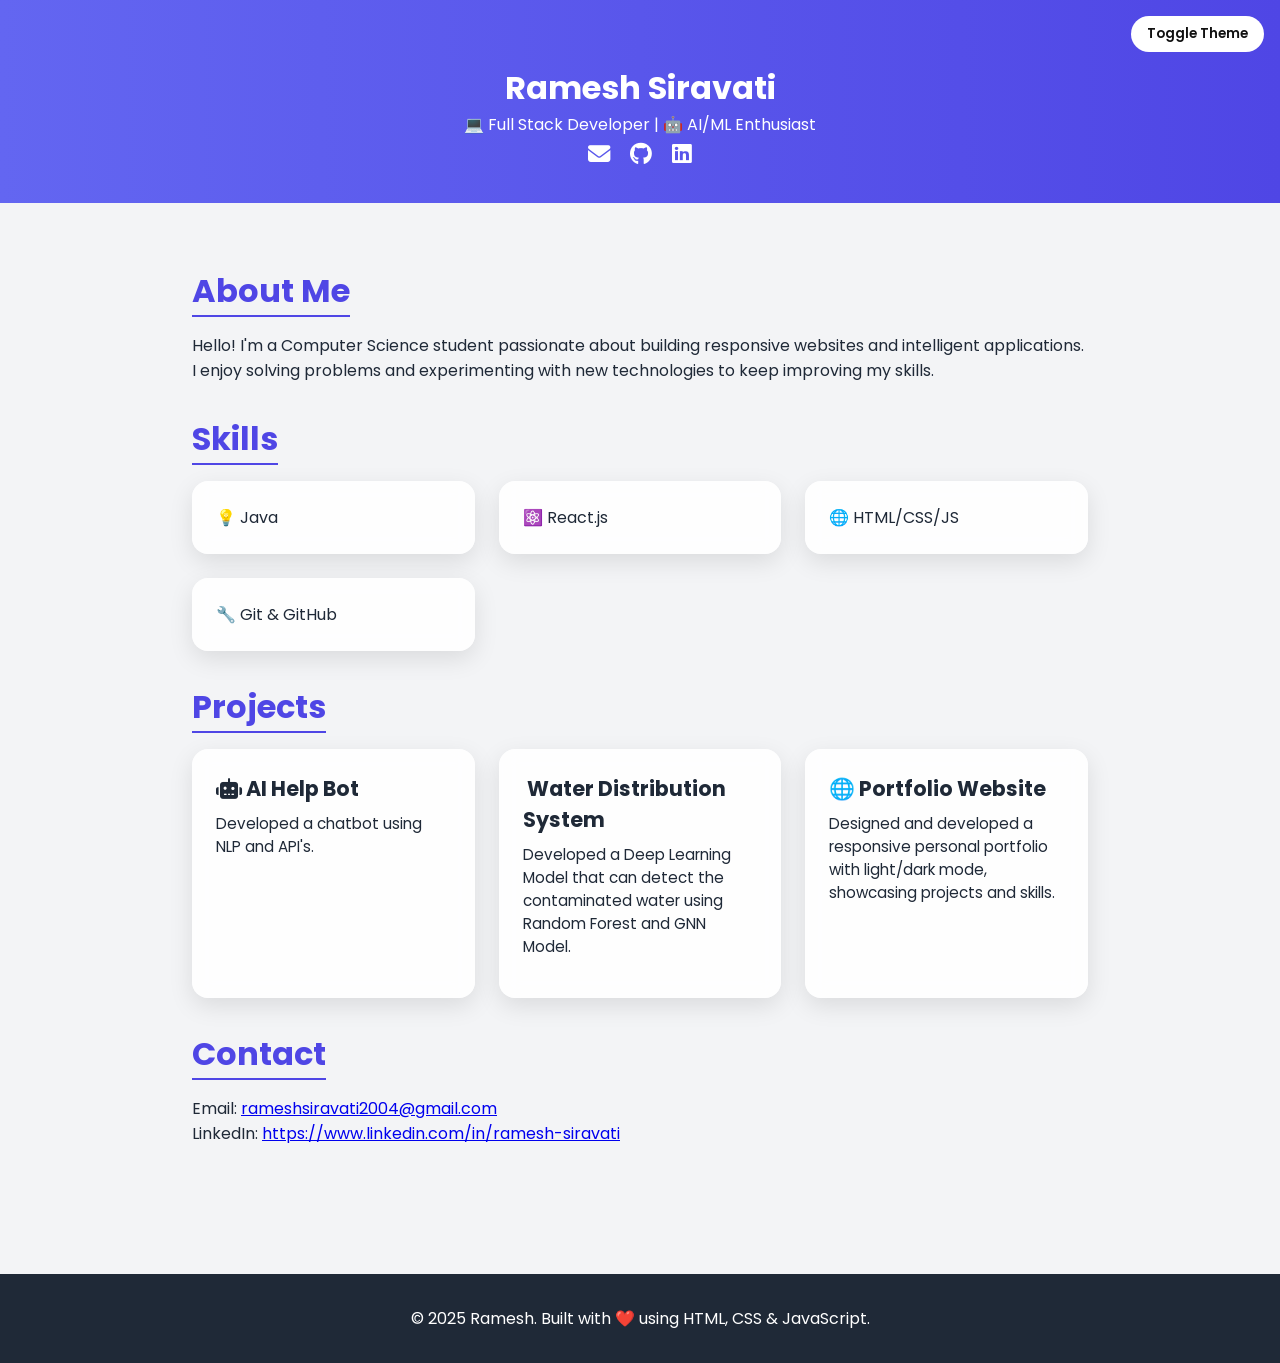
<file: Untitled-1.html>
<!DOCTYPE html>
<html lang="en">
<head>
  <meta charset="UTF-8" />
  <meta name="viewport" content="width=device-width, initial-scale=1.0" />
  <title>Ramesh Siravati | Portfolio</title>
  <link href="https://fonts.googleapis.com/css2?family=Poppins:wght@300;400;600&display=swap" rel="stylesheet">
  <link href="https://cdnjs.cloudflare.com/ajax/libs/font-awesome/6.5.0/css/all.min.css" rel="stylesheet">
  <style>
    :root {
      --bg: #f3f4f6;
      --text: #1f2937;
      --header: linear-gradient(to right, #6366f1, #4f46e5);
      --card-bg: rgba(255, 255, 255, 0.9);
      --glass: blur(10px);
      --highlight: #4f46e5;
    }
    [data-theme="dark"] {
      --bg: #111827;
      --text: #f3f4f6;
      --header: linear-gradient(to right, #2563eb, #1e3a8a);
      --card-bg: rgba(45, 55, 72, 0.7);
      --highlight: #93c5fd;
    }

    * {
      margin: 0;
      padding: 0;
      box-sizing: border-box;
      font-family: 'Poppins', sans-serif;
      transition: all 0.3s ease-in-out;
    }
    body {
      background: var(--bg);
      color: var(--text);
    }
    header {
      background: var(--header);
      color: white;
      padding: 4rem 2rem 2rem;
      text-align: center;
      position: relative;
    }
    .toggle-btn {
      position: absolute;
      top: 1rem;
      right: 1rem;
      background: white;
      color: #111;
      border: none;
      padding: 0.5rem 1rem;
      border-radius: 30px;
      font-weight: 600;
      cursor: pointer;
    }
    .icons a {
      margin: 0 0.5rem;
      color: white;
      font-size: 1.4rem;
    }
    .container {
      max-width: 960px;
      margin: auto;
      padding: 2rem;
    }
    .section {
      margin: 2rem 0;
    }
    .section h2 {
      font-size: 2rem;
      margin-bottom: 1rem;
      color: var(--highlight);
      border-bottom: 2px solid var(--highlight);
      display: inline-block;
    }
    .skills, .projects {
      display: grid;
      grid-template-columns: repeat(auto-fit, minmax(260px, 1fr));
      gap: 1.5rem;
    }
    .card {
      background: var(--card-bg);
      backdrop-filter: var(--glass);
      border-radius: 16px;
      padding: 1.5rem;
      box-shadow: 0 8px 24px rgba(0,0,0,0.1);
      transition: transform 0.3s;
    }
    .card:hover {
      transform: translateY(-6px);
    }
    .card h3 {
      font-size: 1.3rem;
      margin-bottom: 0.5rem;
    }
    .card p {
      font-size: 0.95rem;
      margin-bottom: 1rem;
    }
    .card a {
      color: var(--highlight);
      font-weight: 500;
      text-decoration: none;
    }
    footer {
      text-align: center;
      padding: 2rem;
      background: #1f2937;
      color: white;
      margin-top: 4rem;
    }
  </style>
</head>
<body>
  <header>
    <button class="toggle-btn" onclick="toggleTheme()">Toggle Theme</button>
    <h1>Ramesh Siravati</h1>
    <p>💻 Full Stack Developer | 🤖 AI/ML Enthusiast </p>
    <div class="icons">
      <a href="mailto:rameshsiravati2004@gmail.com"><i class="fas fa-envelope"></i></a>
      <a href="https://github.com/yourhandle" target="https://github.com/Rameshsiravati"><i class="fab fa-github"></i></a>
      <a href="https://linkedin.com/in/yourhandle" target="https://www.linkedin.com/in/ramesh-siravati-14abb2280/"><i class="fab fa-linkedin"></i></a>
    </div>
  </header>

  <div class="container">
    <section class="section">
      <h2>About Me</h2>
      <p>Hello! I'm a Computer Science student passionate about building responsive websites and intelligent applications. I enjoy solving problems and experimenting with new technologies to keep improving my skills.</p>
    </section>

    <section class="section">
      <h2>Skills</h2>
      <div class="skills">
        <div class="card">💡 Java</div>
        <div class="card">⚛️ React.js</div>
        <div class="card">🌐 HTML/CSS/JS</div>
         <div class="card">🔧 Git & GitHub</div>
      </div>
    </section>

    <section class="section">
      <h2>Projects</h2>
      <div class="projects">
        <div class="card">
          <h3><i class="fas fa-robot"></i> AI Help Bot </h3>
          <p>Developed a chatbot using NLP and API's.</p>
          
        </div>
        <div class="card">
          <h3><i class="fas fa-"></i> Water Distribution System </h3>
          <p>Developed a Deep Learning Model that can detect the contaminated water using Random Forest and GNN Model.</p>
          
        </div>
        <div class="card">
          <h3>🌐 Portfolio Website</h3>
          <p>Designed and developed a responsive personal portfolio with light/dark mode, showcasing projects and skills.</p>
         
        </div>
      </div>
    </section>

    <section class="section">
      <h2>Contact</h2>
      <p>Email: <a href="mailto:youremail@example.com">rameshsiravati2004@gmail.com</a></p>
      <p>LinkedIn: <a href="https://linkedin.com/in/yourhandle" target="https://www.linkedin.com/in/ramesh-siravati-14abb2280/">https://www.linkedin.com/in/ramesh-siravati</a></p>
    </section>
  </div>

  <footer>
    <p>&copy; 2025 Ramesh. Built with ❤️ using HTML, CSS & JavaScript.</p>
  </footer>

  <script>
    function toggleTheme() {
      const currentTheme = document.documentElement.getAttribute(\"data-theme\");
      const newTheme = currentTheme === \"dark\" ? \"light\" : \"dark\";
      document.documentElement.setAttribute(\"data-theme\", newTheme);
      localStorage.setItem(\"theme\", newTheme);
    }
    document.documentElement.setAttribute(\"data-theme\", localStorage.getItem(\"theme\") || \"light\");
  </script>
</body>
</html>
</file>
